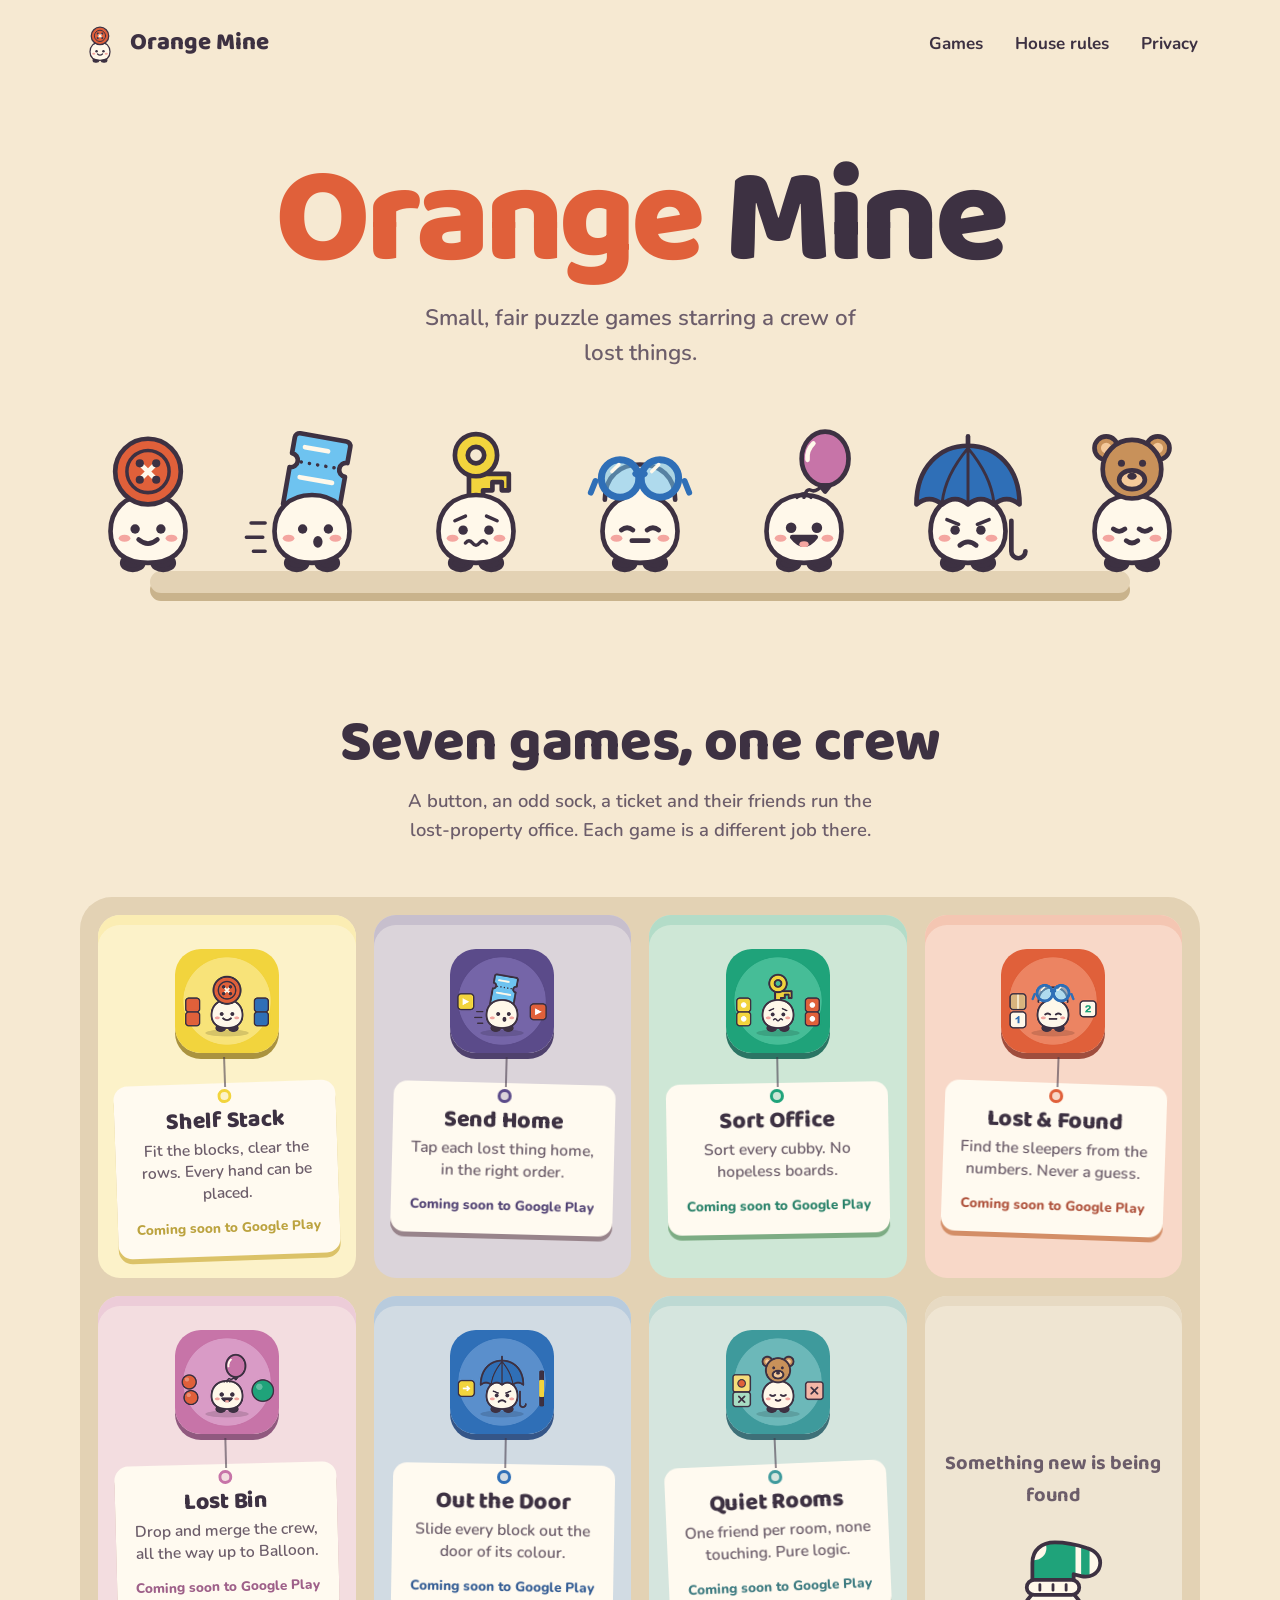
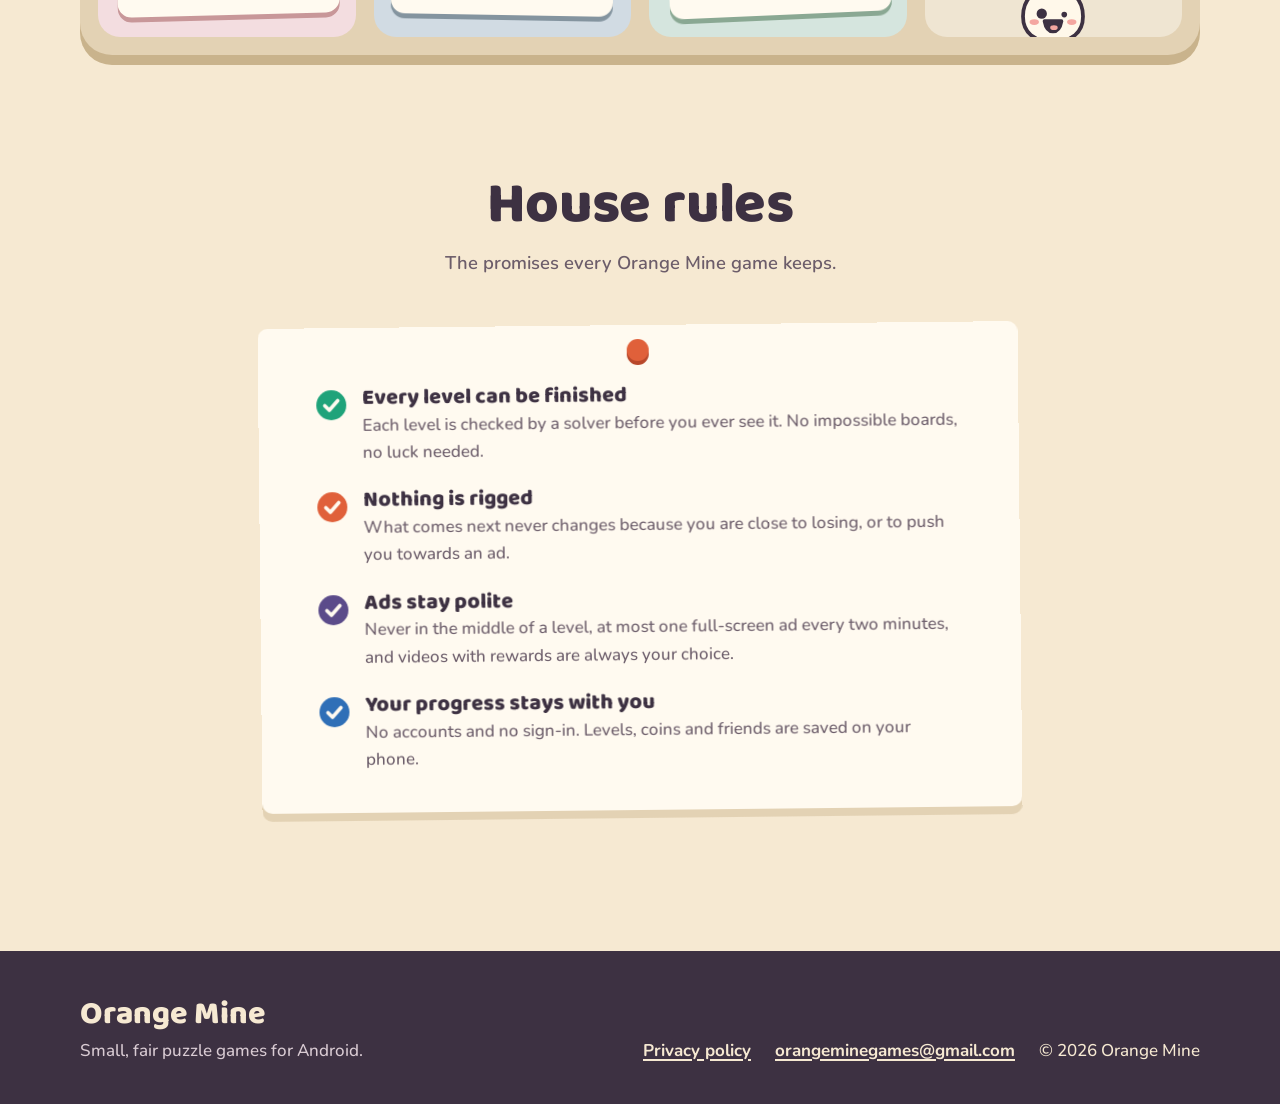
<file: index.html>
<!doctype html>
<html lang="en">
<head>
<meta charset="utf-8">
<meta name="viewport" content="width=device-width, initial-scale=1">
<title>Orange Mine: small, fair puzzle games</title>
<meta name="description" content="Orange Mine makes cosy puzzle games for Android starring a crew of lost things. Every level can be solved, and nothing is rigged.">
<meta name="theme-color" content="#f6e9d2">
<link rel="icon" href="img/crew/button.svg" type="image/svg+xml">
<link rel="preload" href="fonts/baloo2-latin.woff2" as="font" type="font/woff2" crossorigin>
<link rel="stylesheet" href="styles.css">
</head>
<body>
<a class="skip" href="#main">Skip to content</a>
<header class="wrap bar">
  <a class="mark" href="index.html"><img src="img/crew/button.svg" alt="" width="40" height="40">Orange Mine</a>
  <nav aria-label="Main">
    <a href="index.html#games">Games</a>
    <a class="hide-sm" href="index.html#rules">House rules</a>
    <a href="privacy.html">Privacy</a>
  </nav>
</header>
<main id="main">
<section class="wrap hero">
  <h1><span class="o">Orange</span> Mine</h1>
  <p>Small, fair puzzle games starring a crew of lost things.</p>
  <div class="crew" aria-hidden="true">
    <img src="img/crew/button.svg" alt="" width="150" height="150" style="--i:0">
    <img src="img/crew/ticket.svg" alt="" width="150" height="150" style="--i:1">
    <img src="img/crew/key.svg" alt="" width="150" height="150" style="--i:2">
    <img src="img/crew/specs.svg" alt="" width="150" height="150" style="--i:3">
    <img src="img/crew/balloon.svg" alt="" width="150" height="150" style="--i:4">
    <img src="img/crew/umbrella.svg" alt="" width="150" height="150" style="--i:5">
    <img src="img/crew/teddy.svg" alt="" width="150" height="150" style="--i:6">
  </div>
  <div class="ledge" aria-hidden="true"></div>
</section>

<section class="wrap section" id="games">
  <h2>Seven games, one crew</h2>
  <p class="lead">A button, an odd sock, a ticket and their friends run the lost-property office. Each game is a different job there.</p>
  <ul class="rack">
    <li class="cubby" style="--c:#F2D43D;--tilt:-2deg">
      <img class="icon" src="img/games/shelfstack.png" alt="" width="104" height="104" loading="lazy">
      <div class="tag">
        <h3>Shelf Stack</h3>
        <p>Fit the blocks, clear the rows. Every hand can be placed.</p>
        <span class="soon">Coming soon to Google Play</span>
      </div>
    </li>
    <li class="cubby" style="--c:#5B4B8A;--tilt:1.5deg">
      <img class="icon" src="img/games/sendhome.png" alt="" width="104" height="104" loading="lazy">
      <div class="tag">
        <h3>Send Home</h3>
        <p>Tap each lost thing home, in the right order.</p>
        <span class="soon">Coming soon to Google Play</span>
      </div>
    </li>
    <li class="cubby" style="--c:#1FA37A;--tilt:-1deg">
      <img class="icon" src="img/games/sortoffice.png" alt="" width="104" height="104" loading="lazy">
      <div class="tag">
        <h3>Sort Office</h3>
        <p>Sort every cubby. No hopeless boards.</p>
        <span class="soon">Coming soon to Google Play</span>
      </div>
    </li>
    <li class="cubby" style="--c:#E0603A;--tilt:2deg">
      <img class="icon" src="img/games/lostfound.png" alt="" width="104" height="104" loading="lazy">
      <div class="tag">
        <h3>Lost &amp; Found</h3>
        <p>Find the sleepers from the numbers. Never a guess.</p>
        <span class="soon">Coming soon to Google Play</span>
      </div>
    </li>
    <li class="cubby" style="--c:#C774A8;--tilt:-1.5deg">
      <img class="icon" src="img/games/lostbin.png" alt="" width="104" height="104" loading="lazy">
      <div class="tag">
        <h3>Lost Bin</h3>
        <p>Drop and merge the crew, all the way up to Balloon.</p>
        <span class="soon">Coming soon to Google Play</span>
      </div>
    </li>
    <li class="cubby" style="--c:#2F6FB7;--tilt:1deg">
      <img class="icon" src="img/games/outthedoor.png" alt="" width="104" height="104" loading="lazy">
      <div class="tag">
        <h3>Out the Door</h3>
        <p>Slide every block out the door of its colour.</p>
        <span class="soon">Coming soon to Google Play</span>
      </div>
    </li>
    <li class="cubby" style="--c:#3E9A9C;--tilt:-2.5deg">
      <img class="icon" src="img/games/quietrooms.png" alt="" width="104" height="104" loading="lazy">
      <div class="tag">
        <h3>Quiet Rooms</h3>
        <p>One friend per room, none touching. Pure logic.</p>
        <span class="soon">Coming soon to Google Play</span>
      </div>
    </li>
    <li class="cubby next">
      <p>Something new is being found</p>
      <img src="img/crew/sock.svg" alt="" width="120" height="120" loading="lazy">
    </li>
  </ul>
</section>

<section class="wrap section" id="rules">
  <h2>House rules</h2>
  <p class="lead">The promises every Orange Mine game keeps.</p>
  <div class="notice">
    <ul>
      <li><svg viewBox="0 0 34 34" aria-hidden="true"><circle cx="17" cy="17" r="15" fill="#1FA37A"/><path d="M10.5 17.5l4.5 4.5 8.5-9.5" fill="none" stroke="#fffaf0" stroke-width="3.6" stroke-linecap="round" stroke-linejoin="round"/></svg><div><strong>Every level can be finished</strong><span>Each level is checked by a solver before you ever see it. No impossible boards, no luck needed.</span></div></li>
      <li><svg viewBox="0 0 34 34" aria-hidden="true"><circle cx="17" cy="17" r="15" fill="#E0603A"/><path d="M10.5 17.5l4.5 4.5 8.5-9.5" fill="none" stroke="#fffaf0" stroke-width="3.6" stroke-linecap="round" stroke-linejoin="round"/></svg><div><strong>Nothing is rigged</strong><span>What comes next never changes because you are close to losing, or to push you towards an ad.</span></div></li>
      <li><svg viewBox="0 0 34 34" aria-hidden="true"><circle cx="17" cy="17" r="15" fill="#5B4B8A"/><path d="M10.5 17.5l4.5 4.5 8.5-9.5" fill="none" stroke="#fffaf0" stroke-width="3.6" stroke-linecap="round" stroke-linejoin="round"/></svg><div><strong>Ads stay polite</strong><span>Never in the middle of a level, at most one full-screen ad every two minutes, and videos with rewards are always your choice.</span></div></li>
      <li><svg viewBox="0 0 34 34" aria-hidden="true"><circle cx="17" cy="17" r="15" fill="#2F6FB7"/><path d="M10.5 17.5l4.5 4.5 8.5-9.5" fill="none" stroke="#fffaf0" stroke-width="3.6" stroke-linecap="round" stroke-linejoin="round"/></svg><div><strong>Your progress stays with you</strong><span>No accounts and no sign-in. Levels, coins and friends are saved on your phone.</span></div></li>
    </ul>
  </div>
</section>
</main>
<footer class="foot">
  <div class="wrap">
    <div>
      <div class="name">Orange Mine</div>
      <p>Small, fair puzzle games for Android.</p>
    </div>
    <nav aria-label="Footer">
      <a href="privacy.html">Privacy policy</a>
      <a href="mailto:orangeminegames@gmail.com">orangeminegames@gmail.com</a>
      <span>© 2026 Orange Mine</span>
    </nav>
  </div>
</footer>
</body>
</html>
</file>
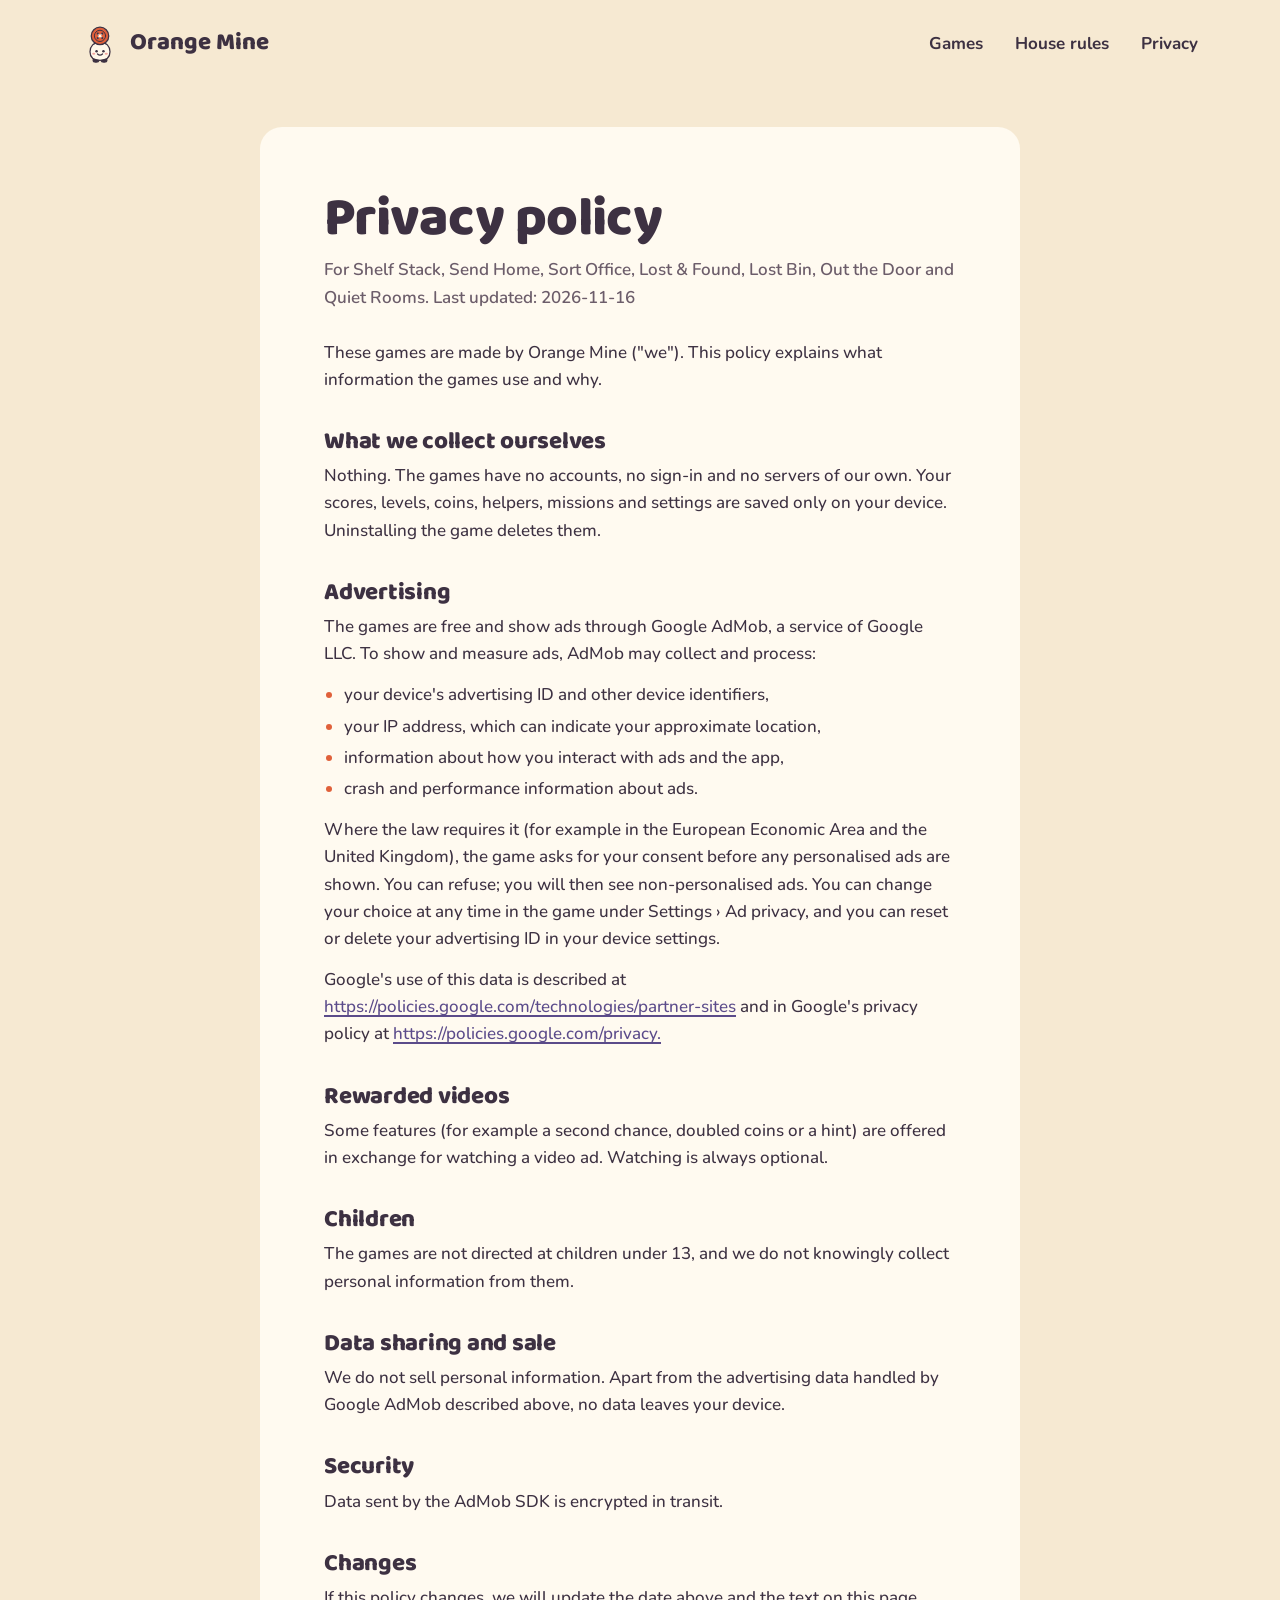
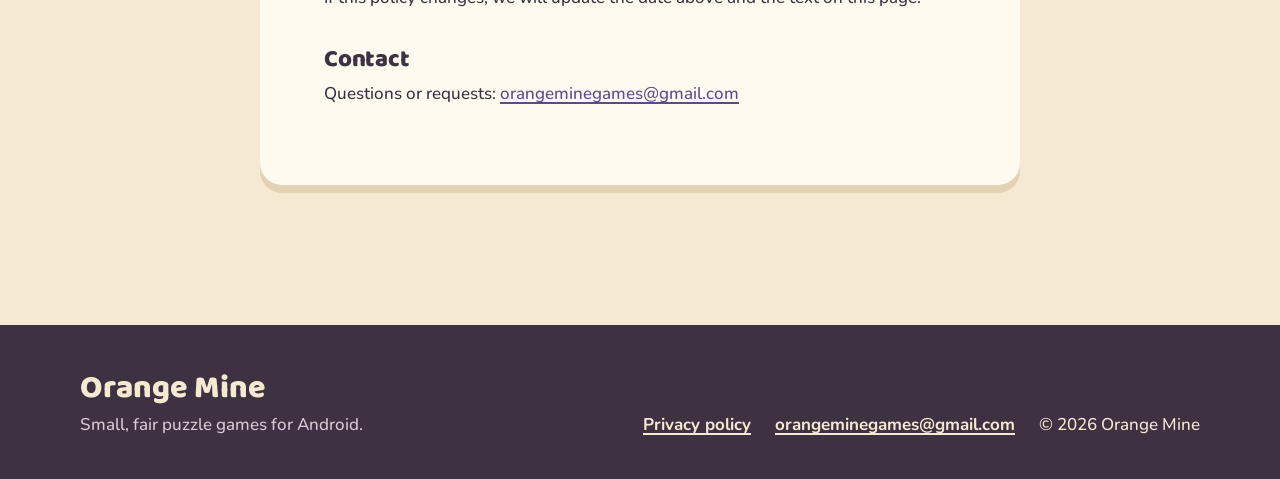
<file: privacy.html>
<!doctype html>
<html lang="en">
<head>
<meta charset="utf-8">
<meta name="viewport" content="width=device-width, initial-scale=1">
<title>Privacy policy | Orange Mine</title>
<meta name="description" content="How Orange Mine's games handle your information.">
<meta name="theme-color" content="#f6e9d2">
<link rel="icon" href="img/crew/button.svg" type="image/svg+xml">
<link rel="preload" href="fonts/baloo2-latin.woff2" as="font" type="font/woff2" crossorigin>
<link rel="stylesheet" href="styles.css">
</head>
<body>
<a class="skip" href="#main">Skip to content</a>
<header class="wrap bar">
  <a class="mark" href="index.html"><img src="img/crew/button.svg" alt="" width="40" height="40">Orange Mine</a>
  <nav aria-label="Main">
    <a href="index.html#games">Games</a>
    <a class="hide-sm" href="index.html#rules">House rules</a>
    <a href="privacy.html">Privacy</a>
  </nav>
</header>
<main id="main" class="wrap">
<article class="doc">
  <h1>Privacy policy</h1>
  <p class="meta">For Shelf Stack, Send Home, Sort Office, Lost &amp; Found, Lost Bin, Out the Door and Quiet Rooms. Last updated: 2026-11-16</p>
  <p>These games are made by Orange Mine (&quot;we&quot;). This policy explains what information the games use and why.</p>
  <h2>What we collect ourselves</h2>
  <p>Nothing. The games have no accounts, no sign-in and no servers of our own. Your scores, levels, coins, helpers, missions and settings are saved only on your device. Uninstalling the game deletes them.</p>
  <h2>Advertising</h2>
  <p>The games are free and show ads through Google AdMob, a service of Google LLC. To show and measure ads, AdMob may collect and process:</p>
  <ul><li>your device's advertising ID and other device identifiers,</li><li>your IP address, which can indicate your approximate location,</li><li>information about how you interact with ads and the app,</li><li>crash and performance information about ads.</li></ul>
  <p>Where the law requires it (for example in the European Economic Area and the United Kingdom), the game asks for your consent before any personalised ads are shown. You can refuse; you will then see non-personalised ads. You can change your choice at any time in the game under Settings › Ad privacy, and you can reset or delete your advertising ID in your device settings.</p>
  <p>Google's use of this data is described at <a href="https://policies.google.com/technologies/partner-sites">https://policies.google.com/technologies/partner-sites</a> and in Google's privacy policy at <a href="https://policies.google.com/privacy.">https://policies.google.com/privacy.</a></p>
  <h2>Rewarded videos</h2>
  <p>Some features (for example a second chance, doubled coins or a hint) are offered in exchange for watching a video ad. Watching is always optional.</p>
  <h2>Children</h2>
  <p>The games are not directed at children under 13, and we do not knowingly collect personal information from them.</p>
  <h2>Data sharing and sale</h2>
  <p>We do not sell personal information. Apart from the advertising data handled by Google AdMob described above, no data leaves your device.</p>
  <h2>Security</h2>
  <p>Data sent by the AdMob SDK is encrypted in transit.</p>
  <h2>Changes</h2>
  <p>If this policy changes, we will update the date above and the text on this page.</p>
  <h2>Contact</h2>
  <p>Questions or requests: <a href="mailto:orangeminegames@gmail.com">orangeminegames@gmail.com</a></p>
</article>
</main>
<footer class="foot">
  <div class="wrap">
    <div>
      <div class="name">Orange Mine</div>
      <p>Small, fair puzzle games for Android.</p>
    </div>
    <nav aria-label="Footer">
      <a href="privacy.html">Privacy policy</a>
      <a href="mailto:orangeminegames@gmail.com">orangeminegames@gmail.com</a>
      <span>© 2026 Orange Mine</span>
    </nav>
  </div>
</footer>
</body>
</html>
</file>
<file: styles.css>
/* Orange Mine site. Brand tokens from brand/BRAND_BIBLE.md: cream world, plum ink, chunky rounded shapes,
   a solid bottom "lip" instead of blurred shadows, flat fills. */
@font-face {
  font-family: 'Baloo 2';
  src: url('fonts/baloo2-latin.woff2') format('woff2');
  font-weight: 700 800;
  font-display: swap;
}
@font-face {
  font-family: 'Nunito';
  src: url('fonts/nunito-latin.woff2') format('woff2');
  font-weight: 500 800;
  font-display: swap;
}

:root {
  --cream: #f6e9d2;
  --paper: #fffaf0;
  --wood: #e3d2b4;
  --wood-lip: #c9b38c;
  --ink: #3d3142;
  --ink-soft: #6c5d6a;
  --plum: #5b4b8a;
  --orange: #e0603a;
  --orange-deep: #b8472a;
  --display: 'Baloo 2', 'Nunito', system-ui, sans-serif;
  --body: 'Nunito', system-ui, -apple-system, 'Segoe UI', Roboto, sans-serif;
  --gutter: clamp(16px, 4vw, 40px);
  --radius: 22px;
  color-scheme: light;
}

*,
*::before,
*::after {
  box-sizing: border-box;
}
html {
  scrollbar-color: var(--wood-lip) var(--cream);
  -webkit-text-size-adjust: 100%;
}
body {
  margin: 0;
  background: var(--cream);
  color: var(--ink);
  font: 500 1.0625rem/1.6 var(--body);
  caret-color: var(--orange);
}
::selection {
  background: #f3b49f;
  color: var(--ink);
}
a {
  color: var(--plum);
  text-decoration-thickness: 2px;
  text-underline-offset: 0.2em;
}
a:hover {
  color: var(--orange-deep);
}
:focus-visible {
  outline: 3px solid var(--plum);
  outline-offset: 3px;
  border-radius: 8px;
}
img,
svg {
  display: block;
  max-width: 100%;
}
h1,
h2,
h3 {
  font-family: var(--display);
  font-weight: 800;
  line-height: 1.05;
  letter-spacing: -0.01em;
  text-wrap: balance;
  margin: 0;
}
.wrap {
  width: min(1120px, 100% - 2 * var(--gutter));
  margin-inline: auto;
}
.skip {
  position: absolute;
  left: -999px;
}
.skip:focus {
  left: var(--gutter);
  top: 12px;
  background: var(--paper);
  padding: 8px 14px;
  z-index: 10;
}

/* ---------- top bar ---------- */
.bar {
  display: flex;
  align-items: center;
  justify-content: space-between;
  gap: 16px;
  padding-block: 22px;
}
.bar .mark {
  font-family: var(--display);
  font-weight: 800;
  font-size: 1.5rem;
  color: var(--ink);
  text-decoration: none;
  display: flex;
  align-items: center;
  gap: 10px;
}
.bar .mark img {
  width: 40px;
  height: 40px;
}
.bar nav {
  display: flex;
  gap: clamp(14px, 3vw, 28px);
  font-weight: 700;
}
.bar nav a {
  color: var(--ink);
  text-decoration: none;
  padding: 8px 2px;
}
.bar nav a:hover {
  color: var(--orange-deep);
  text-decoration: underline;
}

/* ---------- hero: the name, one line, and the crew on a shelf ---------- */
.hero {
  padding-block: clamp(24px, 6vw, 72px) 0;
  text-align: center;
}
.hero h1 {
  font-size: clamp(3.4rem, 13vw, 8.5rem);
  letter-spacing: -0.035em;
  line-height: 0.9;
}
.hero h1 .o {
  color: var(--orange);
}
.hero p {
  font-size: clamp(1.15rem, 2.4vw, 1.4rem);
  color: var(--ink-soft);
  max-width: 34ch;
  margin: 18px auto 0;
  font-weight: 600;
}
.crew {
  display: flex;
  justify-content: center;
  align-items: flex-end;
  gap: clamp(2px, 1.2vw, 14px);
  margin: clamp(28px, 6vw, 56px) auto 0;
  padding-inline: 12px;
  max-width: 1080px;
}
.crew img {
  width: clamp(44px, 12vw, 150px);
  height: auto;
  transform-origin: 50% 100%;
}
.ledge {
  height: 22px;
  max-width: 980px;
  margin: -6px auto 0;
  background: var(--wood);
  border-radius: 12px;
  box-shadow: 0 8px 0 var(--wood-lip);
}
@media (prefers-reduced-motion: no-preference) {
  .crew img {
    animation: land 0.7s cubic-bezier(0.16, 1, 0.3, 1) both;
    animation-delay: calc(var(--i) * 90ms + 200ms);
  }
  @keyframes land {
    0% {
      transform: translateY(-120px);
      opacity: 0;
    }
    55% {
      transform: translateY(0) scale(1.12, 0.86);
      opacity: 1;
    }
    75% {
      transform: translateY(-6px) scale(0.97, 1.04);
    }
    100% {
      transform: none;
    }
  }
}

/* ---------- the shelf of games ---------- */
.section {
  padding-block: clamp(64px, 10vw, 120px) 0;
}
.section > h2 {
  font-size: clamp(2.2rem, 5.5vw, 3.6rem);
  text-align: center;
}
.section > .lead {
  text-align: center;
  color: var(--ink-soft);
  font-size: 1.15rem;
  max-width: 46ch;
  margin: 12px auto 0;
  font-weight: 600;
}
.rack {
  list-style: none;
  margin: clamp(32px, 5vw, 52px) 0 0;
  padding: clamp(10px, 1.6vw, 18px);
  display: grid;
  grid-template-columns: repeat(4, 1fr);
  gap: clamp(10px, 1.6vw, 18px);
  background: var(--wood);
  border-radius: calc(var(--radius) + 10px);
  box-shadow: 0 10px 0 var(--wood-lip);
}
.cubby {
  position: relative;
  min-height: 300px;
  border-radius: var(--radius);
  background: color-mix(in srgb, var(--c) 22%, var(--paper));
  box-shadow: inset 0 10px 0 color-mix(in srgb, var(--c) 34%, var(--paper));
  padding: 34px 18px 22px;
  display: flex;
  flex-direction: column;
  align-items: center;
}
.cubby .icon {
  width: 104px;
  height: 104px;
  border-radius: 26px;
  box-shadow: 0 6px 0 color-mix(in srgb, var(--c) 60%, var(--ink));
}
/* the luggage tag hanging under the icon */
.tag {
  position: relative;
  margin-top: 30px;
  width: 100%;
  background: var(--paper);
  border-radius: 14px;
  padding: 22px 16px 16px;
  text-align: center;
  rotate: var(--tilt, -2deg);
  box-shadow: 0 5px 0 color-mix(in srgb, var(--c) 45%, var(--wood-lip));
}
.tag::before {
  /* the string */
  content: '';
  position: absolute;
  left: 50%;
  top: -26px;
  width: 2px;
  height: 30px;
  background: var(--ink);
  opacity: 0.55;
}
.tag::after {
  /* the eyelet */
  content: '';
  position: absolute;
  left: calc(50% - 7px);
  top: 6px;
  width: 14px;
  height: 14px;
  border-radius: 50%;
  background: color-mix(in srgb, var(--c) 22%, var(--paper));
  box-shadow: inset 0 0 0 3px var(--c);
}
.tag h3 {
  font-size: 1.45rem;
  margin-top: 4px;
}
.tag p {
  margin: 6px 0 0;
  font-size: 0.98rem;
  line-height: 1.4;
  color: var(--ink-soft);
  font-weight: 600;
}
.tag .soon {
  display: inline-block;
  margin-top: 12px;
  font-size: 0.85rem;
  font-weight: 800;
  color: color-mix(in srgb, var(--c) 70%, var(--ink));
}
.cubby.next {
  background: color-mix(in srgb, var(--wood-lip) 30%, var(--paper));
  box-shadow: inset 0 10px 0 color-mix(in srgb, var(--wood-lip) 45%, var(--paper));
  justify-content: flex-end;
  overflow: hidden;
}
.cubby.next img {
  width: 120px;
  margin-bottom: -38px;
}
.cubby.next p {
  font-family: var(--display);
  font-weight: 700;
  font-size: 1.25rem;
  text-align: center;
  margin: 0 0 18px;
  order: -1;
  margin-block: auto 22px;
  color: var(--ink-soft);
}

/* ---------- house rules: a notice pinned to the office wall ---------- */
.notice {
  position: relative;
  max-width: 760px;
  margin: clamp(32px, 5vw, 48px) auto 0;
  background: var(--paper);
  border-radius: 10px;
  padding: 58px clamp(22px, 5vw, 56px) clamp(28px, 4vw, 40px);
  rotate: -0.6deg;
  box-shadow: 0 8px 0 var(--wood);
}
.notice::before {
  content: '';
  position: absolute;
  top: 14px;
  left: 50%;
  translate: -50% 0;
  width: 22px;
  height: 22px;
  border-radius: 50%;
  background: var(--orange);
  box-shadow: 0 4px 0 var(--orange-deep);
}
.notice ul {
  list-style: none;
  margin: 0;
  padding: 0;
  display: grid;
  gap: 22px;
}
.notice li {
  display: grid;
  grid-template-columns: 34px 1fr;
  gap: 14px;
  align-items: start;
}
.notice li svg {
  width: 34px;
  height: 34px;
  margin-top: 2px;
}
.notice strong {
  display: block;
  font-family: var(--display);
  font-weight: 800;
  font-size: 1.35rem;
  line-height: 1.2;
}
.notice span {
  color: var(--ink-soft);
}

/* ---------- footer ---------- */
.foot {
  margin-top: clamp(80px, 12vw, 140px);
  background: var(--ink);
  color: var(--cream);
  padding-block: 48px 40px;
}
.foot .wrap {
  display: flex;
  flex-wrap: wrap;
  gap: 18px 40px;
  justify-content: space-between;
  align-items: flex-end;
}
.foot .name {
  font-family: var(--display);
  font-weight: 800;
  font-size: 2rem;
  line-height: 1;
}
.foot p {
  margin: 6px 0 0;
  color: #d9cbd3;
}
.foot a {
  color: var(--cream);
  font-weight: 700;
}
.foot a:hover {
  color: #f3b49f;
}
.foot :focus-visible {
  outline-color: #f3b49f;
}
.foot nav {
  display: flex;
  flex-wrap: wrap;
  gap: 10px 24px;
}

/* ---------- privacy page ---------- */
.doc {
  max-width: 760px;
  margin: clamp(16px, 4vw, 40px) auto 0;
  background: var(--paper);
  border-radius: var(--radius);
  padding: clamp(28px, 6vw, 64px);
  box-shadow: 0 8px 0 var(--wood);
}
.doc h1 {
  font-size: clamp(2.4rem, 6vw, 3.4rem);
}
.doc .meta {
  color: var(--ink-soft);
  margin: 8px 0 28px;
  font-weight: 600;
}
.doc h2 {
  font-size: 1.5rem;
  margin: 36px 0 8px;
}
.doc p,
.doc ul {
  max-width: 68ch;
  margin: 0 0 14px;
}
.doc ul {
  padding-left: 1.2em;
}
.doc li {
  margin: 4px 0;
}
.doc li::marker {
  color: var(--orange);
}
.doc a {
  overflow-wrap: anywhere;
}

/* ---------- smaller screens ---------- */
@media (max-width: 920px) {
  .rack {
    grid-template-columns: repeat(2, 1fr);
  }
}
@media (max-width: 560px) {
  .bar nav a.hide-sm {
    display: none;
  }
  .rack {
    gap: 10px;
    padding: 10px;
  }
  .cubby {
    min-height: 0;
    padding: 24px 10px 16px;
  }
  .cubby .icon {
    width: 76px;
    height: 76px;
    border-radius: 20px;
  }
  .tag {
    margin-top: 24px;
    padding: 20px 8px 12px;
  }
  .tag h3 {
    font-size: 1.15rem;
  }
  .tag p {
    font-size: 0.88rem;
  }
  .cubby.next img {
    width: 92px;
  }
  .cubby.next p {
    font-size: 1.05rem;
  }
}
</file>
